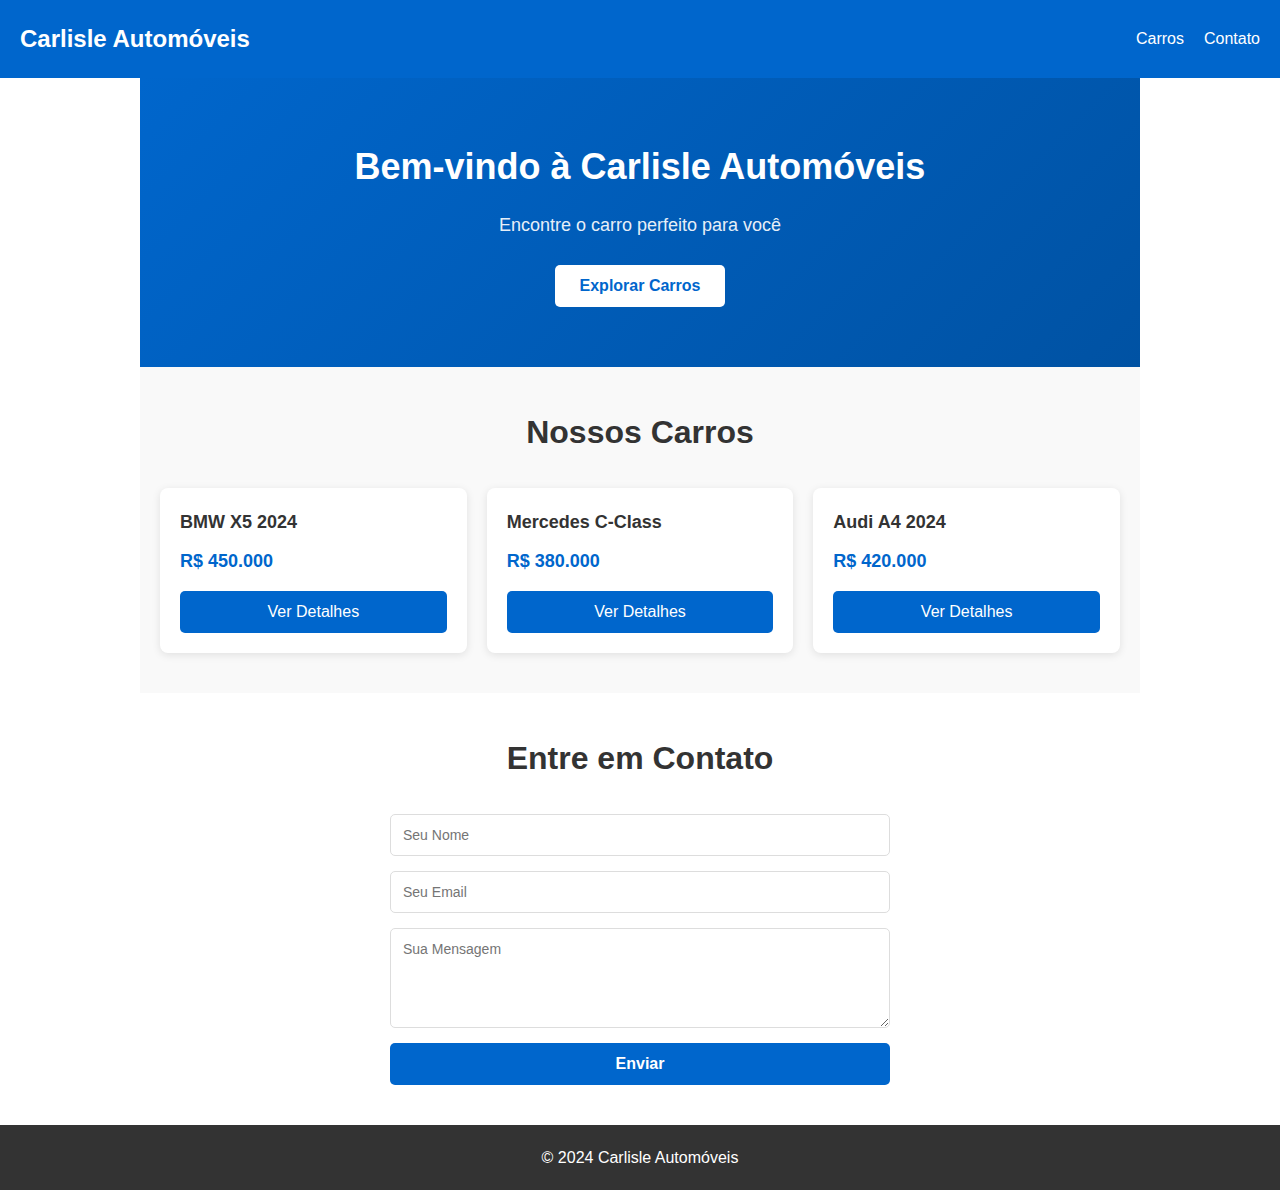
<file: web/bmvc-1/index.html>
<!DOCTYPE html>
<html lang="pt-BR">
<head>
    <meta charset="UTF-8">
    <meta name="viewport" content="width=device-width, initial-scale=1.0">
    <title>Carlisle Automóveis</title>
    <link rel="stylesheet" href="style.css">
</head>
<body>
    <header>
        <h1>Carlisle Automóveis</h1>
        <nav>
            <a href="#carros">Carros</a>
            <a href="#contato">Contato</a>
        </nav>
    </header>

    <section class="hero">
        <h2>Bem-vindo à Carlisle Automóveis</h2>
        <p>Encontre o carro perfeito para você</p>
        <button id="btnExplorar">Explorar Carros</button>
    </section>

    <section id="carros" class="carros">
        <h2>Nossos Carros</h2>
        <div class="lista-carros">
            <div class="carro">
                <h3>BMW X5 2024</h3>
                <p>R$ 450.000</p>
                <button class="btn-detalhes">Ver Detalhes</button>
            </div>
            <div class="carro">
                <h3>Mercedes C-Class</h3>
                <p>R$ 380.000</p>
                <button class="btn-detalhes">Ver Detalhes</button>
            </div>
            <div class="carro">
                <h3>Audi A4 2024</h3>
                <p>R$ 420.000</p>
                <button class="btn-detalhes">Ver Detalhes</button>
            </div>
        </div>
    </section>

    <section id="contato" class="contato">
        <h2>Entre em Contato</h2>
        <form id="formulario">
            <input type="text" id="nome" placeholder="Seu Nome" required>
            <input type="email" id="email" placeholder="Seu Email" required>
            <textarea id="mensagem" placeholder="Sua Mensagem" required></textarea>
            <button type="submit">Enviar</button>
        </form>
    </section>

    <footer>
        <p>&copy; 2024 Carlisle Automóveis</p>
    </footer>

    <script src="script.js"></script>
</body>
</html>
</file>
<file: web/bmvc-1/style.css>
* {
    margin: 0;
    padding: 0;
    box-sizing: border-box;
}

body {
    font-family: Arial, sans-serif;
    line-height: 1.6;
    color: #333;
}

header {
    background: #0066cc;
    color: white;
    padding: 20px;
    display: flex;
    justify-content: space-between;
    align-items: center;
    position: sticky;
    top: 0;
    z-index: 100;
}

header h1 {
    font-size: 24px;
}

nav {
    display: flex;
    gap: 20px;
}

nav a {
    color: white;
    text-decoration: none;
    transition: opacity 0.3s;
}

nav a:hover {
    opacity: 0.8;
}

.hero {
    background: linear-gradient(135deg, #0066cc, #0052a3);
    color: white;
    padding: 60px 20px;
    text-align: center;
}

.hero h2 {
    font-size: 36px;
    margin-bottom: 15px;
}

.hero p {
    font-size: 18px;
    margin-bottom: 25px;
    opacity: 0.9;
}

button {
    padding: 12px 25px;
    border: none;
    border-radius: 5px;
    cursor: pointer;
    font-size: 16px;
    transition: all 0.3s;
}

#btnExplorar {
    background: white;
    color: #0066cc;
    font-weight: bold;
}

#btnExplorar:hover {
    background: #f0f0f0;
}

section {
    padding: 40px 20px;
    max-width: 1000px;
    margin: 0 auto;
}

section h2 {
    font-size: 32px;
    margin-bottom: 30px;
    text-align: center;
}

.carros {
    background: #f9f9f9;
}

.lista-carros {
    display: grid;
    grid-template-columns: repeat(auto-fit, minmax(250px, 1fr));
    gap: 20px;
}

.carro {
    background: white;
    padding: 20px;
    border-radius: 8px;
    box-shadow: 0 2px 8px rgba(0,0,0,0.1);
    transition: transform 0.3s;
}

.carro:hover {
    transform: translateY(-5px);
    box-shadow: 0 5px 15px rgba(0,0,0,0.2);
}

.carro h3 {
    font-size: 18px;
    margin-bottom: 10px;
}

.carro p {
    color: #0066cc;
    font-weight: bold;
    font-size: 18px;
    margin-bottom: 15px;
}

.btn-detalhes {
    background: #0066cc;
    color: white;
    width: 100%;
}

.btn-detalhes:hover {
    background: #0052a3;
}

.contato {
    background: white;
}

#formulario {
    display: flex;
    flex-direction: column;
    gap: 15px;
    max-width: 500px;
    margin: 0 auto;
}

input, textarea {
    padding: 12px;
    border: 1px solid #ddd;
    border-radius: 5px;
    font-family: Arial, sans-serif;
    font-size: 14px;
}

input:focus, textarea:focus {
    outline: none;
    border-color: #0066cc;
    box-shadow: 0 0 5px rgba(0,102,204,0.3);
}

textarea {
    resize: vertical;
    min-height: 100px;
}

#formulario button {
    background: #0066cc;
    color: white;
    font-weight: bold;
}

#formulario button:hover {
    background: #0052a3;
}

footer {
    background: #333;
    color: white;
    text-align: center;
    padding: 20px;
}

@media (max-width: 600px) {
    header {
        flex-direction: column;
        gap: 15px;
    }

    nav {
        flex-direction: column;
        gap: 10px;
    }

    .hero h2 {
        font-size: 24px;
    }

    .hero p {
        font-size: 16px;
    }

    section h2 {
        font-size: 24px;
    }

    .lista-carros {
        grid-template-columns: 1fr;
    }
}
</file>
